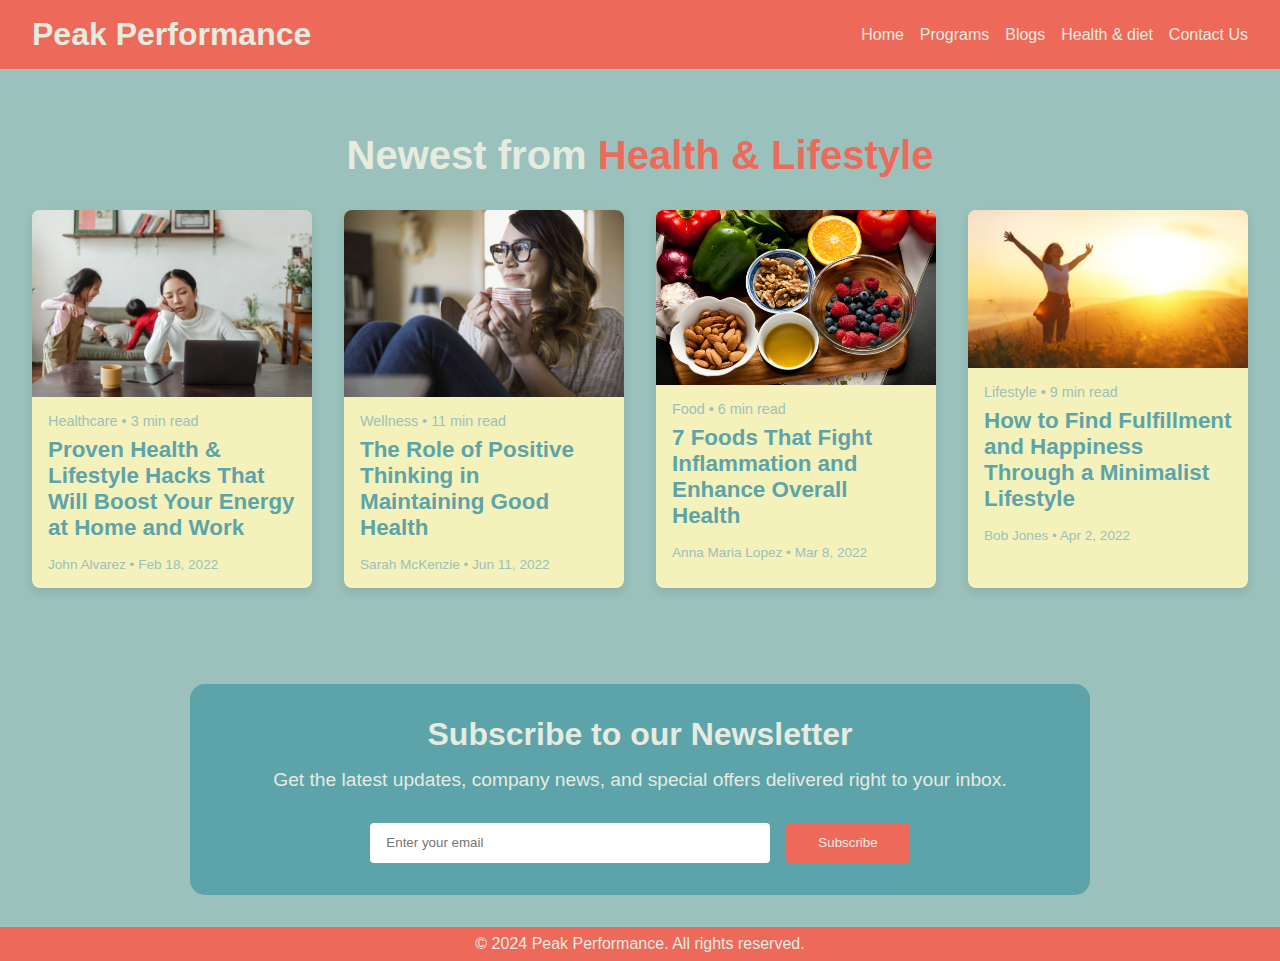
<file: blogs.html>
<!doctype html>
<html lang="en">
<head>
    <meta charset="UTF-8">
    <meta name="viewport" content="width=device-width, initial-scale=1.0">
    <meta http-equiv="X-UA-Compatible" content="ie=edge">
    <link rel="stylesheet" href="css/blogs_style.css">
<!--    <script src="js/blog_script.js"></script>-->
    <title>Blogs/Peak Performance</title>
</head>
<body>
<!-- nav bar-->
<header>
    <h1>Peak Performance</h1>

    <ul>
        <li><a href="index.html">Home</a></li>
        <li><a href="programs.html">Programs</a></li>
        <li><a href="blogs.html">Blogs</a></li>
        <li><a href="health-diet.html">Health & diet</a></li>
        <li><a href="index.html#contactus">Contact Us</a></li>
    </ul>
</header>

<main>
    <!-- Blogs Section -->
    <section class="blogs-section">
        <h2>Newest from <span>Health & Lifestyle</span></h2>
        <div class="blogs-grid">
            <!-- Blog Items -->
            <div class="blog-item" data-modal="blog1-modal">
                <img src="images/energy-image.jpg" alt="Blog 1 Image">
                <div class="blog-content">
                    <p class="category">Healthcare • 3 min read</p>
                    <h3>Proven Health & Lifestyle Hacks That Will Boost Your Energy at Home and Work</h3>
                    <p class="author">John Alvarez • Feb 18, 2022</p>
                </div>
            </div>

            <div class="blog-item" data-modal="blog2-modal">
                <img src="images/positive-thinking.jpg" alt="Blog 2 Image">
                <div class="blog-content">
                    <p class="category">Wellness • 11 min read</p>
                    <h3>The Role of Positive Thinking in Maintaining Good Health</h3>
                    <p class="author">Sarah McKenzie • Jun 11, 2022</p>
                </div>
            </div>

            <div class="blog-item" data-modal="blog3-modal">
                <img src="images/Inflammation2.jpg" alt="Blog 3 Image">
                <div class="blog-content">
                    <p class="category">Food • 6 min read</p>
                    <h3>7 Foods That Fight Inflammation and Enhance Overall Health</h3>
                    <p class="author">Anna Maria Lopez • Mar 8, 2022</p>
                </div>
            </div>

            <div class="blog-item" data-modal="blog4-modal">
                <img src="images/happy.jpg" alt="Blog 4 Image">
                <div class="blog-content">
                    <p class="category">Lifestyle • 9 min read</p>
                    <h3>How to Find Fulfillment and Happiness Through a Minimalist Lifestyle</h3>
                    <p class="author">Bob Jones • Apr 2, 2022</p>
                </div>
            </div>
        </div>

        <!-- Modals -->
        <div id="blog1-modal" class="modal">
            <div class="modal-content">
                <span class="close-modal">&times;</span>
                <div class="modal-header" style="background-image: url('images/energy-image.jpg');">
                    <h2>Proven Health & Lifestyle Hacks</h2>
                </div>
                <div class="modal-body">
                    <p>Boosting energy levels both at home and work is essential for maintaining productivity and overall well-being. Here are several proven health and lifestyle hacks to help you achieve sustained energy throughout your day:</p>

                    <p><strong>1. Prioritize Quality Sleep</strong></p>
                    <p>Adequate sleep is fundamental to energy levels. Aim for 7–9 hours of restful sleep each night. Establish a consistent sleep schedule by going to bed and waking up at the same times daily, even on weekends. Create a relaxing bedtime routine, such as reading or taking a warm bath, to signal your body that it's time to wind down. Limiting screen time before bed can also improve sleep quality.</p>

                    <p><strong>2. Maintain a Balanced Diet</strong></p>
                    <p>Your diet significantly impacts your energy levels. Incorporate a variety of whole foods, including fruits, vegetables, lean proteins, and whole grains, to provide sustained energy. Avoid excessive consumption of processed foods and sugars, which can lead to energy crashes. Staying hydrated is equally important; even mild dehydration can cause fatigue. Aim to drink at least eight glasses of water daily.</p>

                    <p><strong>3. Engage in Regular Physical Activity</strong></p>
                    <p>Regular exercise enhances energy by improving cardiovascular health and oxygen circulation. Incorporate activities you enjoy, such as walking, cycling, or yoga, into your daily routine. Even short bursts of activity, like a 10-minute walk, can boost energy and improve mood. Exercise also promotes better sleep, further contributing to increased energy levels.</p>

                    <p><strong>4. Manage Stress Effectively</strong></p>
                    <p>Chronic stress can drain your energy and negatively affect your health. Implement stress-reducing techniques such as mindfulness meditation, deep breathing exercises, or engaging in hobbies you enjoy. Regular physical activity and adequate sleep also play crucial roles in stress management. Building a strong support network of friends and family can provide emotional support and help mitigate stress.</p>

                    <p><strong>5. Optimize Your Work Environment</strong></p>
                    <p>Your workspace can influence your energy and productivity. Ensure your work area is well-lit and ergonomically arranged to reduce physical strain. Take regular breaks to stand, stretch, or walk around to prevent fatigue. Incorporating plants into your workspace can improve air quality and create a more pleasant environment, potentially boosting energy and focus.</p>

                    <p>By integrating these strategies into your daily routine, you can enhance your energy levels, leading to improved productivity and a greater sense of well-being both at home and work.</p>
                </div>

            </div>
        </div>


        <div id="blog2-modal" class="modal">
            <div class="modal-content">
                <span class="close-modal">&times;</span>
                <div class="modal-header" style="background-image: url('images/positive-thinking.jpg'); background-position: top;">
                    <h2>The Role of Positive Thinking</h2>
                </div>
                <div class="modal-body">
                    <p>Adopting a positive mindset can significantly enhance your overall health and well-being. Here are several strategies to cultivate positive thinking in your daily life:</p>

                    <p><strong>1. Practice Gratitude</strong></p>
                    <p>Regularly acknowledging the positive aspects of your life can shift your focus from negative to positive experiences. Maintaining a gratitude journal, where you list things you're thankful for each day, can foster a more optimistic outlook.</p>

                    <p><strong>2. Engage in Positive Self-Talk</strong></p>
                    <p>The way you talk to yourself influences your perception of situations. Replacing negative self-talk with positive affirmations can improve your mood and resilience. For instance, instead of thinking, "I can't do this," reframe it to, "I will give it my best effort."</p>

                    <p><strong>3. Surround Yourself with Positive Influences</strong></p>
                    <p>The people you interact with can impact your mindset. Spending time with positive, supportive individuals can encourage you to adopt similar attitudes. Engaging in uplifting conversations and activities can reinforce a positive outlook.</p>

                    <p><strong>4. Focus on the Present Moment</strong></p>
                    <p>Mindfulness practices, such as meditation, can help you stay grounded in the present, reducing anxiety about the past or future. By concentrating on the here and now, you can appreciate life's immediate joys and challenges, fostering a more positive perspective.</p>

                    <p><strong>5. Set Realistic Goals</strong></p>
                    <p>Establishing achievable objectives provides a sense of purpose and accomplishment. Breaking larger goals into smaller, manageable tasks can make them less overwhelming and more attainable, boosting your confidence and positivity.</p>

                    <p>Incorporating these strategies into your daily routine can lead to a more positive mindset, enhancing both mental and physical health. Remember, cultivating positivity is a continuous process that requires practice and commitment.</p>
                </div>

            </div>
        </div>

        <div id="blog3-modal" class="modal">
            <div class="modal-content">
                <span class="close-modal">&times;</span>
                <div class="modal-header" style="background-image: url('images/Inflammation2.jpg');">
                    <h2>7 Foods That Fight Inflammation</h2>
                </div>
                <div class="modal-body">
                    <p>Chronic inflammation is linked to various health issues, including heart disease, diabetes, and arthritis. Incorporating anti-inflammatory foods into your diet can help mitigate these risks. Here are seven foods known for their anti-inflammatory properties:</p>

                    <p><strong>1. Fatty Fish</strong></p>
                    <p>Fish such as salmon, mackerel, and sardines are rich in omega-3 fatty acids, which have been shown to reduce inflammation. Regular consumption can help lower the risk of chronic diseases.</p>

                    <p><strong>2. Berries</strong></p>
                    <p>Berries like strawberries, blueberries, and raspberries are packed with antioxidants called anthocyanins. These compounds have anti-inflammatory effects that may reduce your disease risk.</p>

                    <p><strong>3. Broccoli</strong></p>
                    <p>This cruciferous vegetable is rich in sulforaphane, an antioxidant that decreases inflammation by reducing levels of cytokines and NF-κB, which drive inflammation.</p>

                    <p><strong>4. Avocados</strong></p>
                    <p>Avocados are high in monounsaturated fats and contain carotenoids and tocopherols, which have been linked to reduced cancer risk. They also provide various beneficial compounds that protect against inflammation.</p>

                    <p><strong>5. Green Tea</strong></p>
                    <p>Green tea contains epigallocatechin-3-gallate (EGCG), a powerful antioxidant that inhibits inflammation by reducing pro-inflammatory cytokine production.</p>

                    <p><strong>6. Peppers</strong></p>
                    <p>Bell peppers and chili peppers are loaded with vitamin C and antioxidants with powerful anti-inflammatory effects. Chili peppers contain sinapic acid and ferulic acid, which may reduce inflammation and lead to healthier aging.</p>

                    <p><strong>7. Mushrooms</strong></p>
                    <p>Mushrooms are very low in calories and rich in selenium, copper, and all of the B vitamins. They also contain phenols and other antioxidants that provide anti-inflammatory protection.</p>

                    <p>Incorporating these foods into your daily diet can help combat inflammation and promote overall health.</p>
                </div>

            </div>
        </div>

        <div id="blog4-modal" class="modal">
            <div class="modal-content">
                <span class="close-modal">&times;</span>
                <div class="modal-header" style="background-image: url('images/happy.jpg');">
                    <h2>How to Find Fulfillment and Happiness</h2>
                </div>
                <div class="modal-body">
                    <p>Achieving fulfillment and happiness through fitness involves integrating physical activity into your daily life in a way that aligns with your personal goals and values. Here are some strategies to help you find joy and satisfaction through fitness:</p>

                    <p><strong>1. Set Personal Goals</strong></p>
                    <p>Identify what you want to achieve with your fitness routine, whether it's improving health, increasing energy levels, or enhancing mental well-being. Setting clear, attainable goals provides direction and a sense of purpose.</p>

                    <p><strong>2. Choose Activities You Enjoy</strong></p>
                    <p>Engaging in physical activities that you find enjoyable increases the likelihood of maintaining a consistent routine. Whether it's dancing, hiking, swimming, or playing a sport, enjoyment is key to long-term commitment.</p>

                    <p><strong>3. Incorporate Mindfulness</strong></p>
                    <p>Practicing mindfulness during exercise can enhance the experience and boost mental health. Focusing on the present moment, your movements, and breathing can make workouts more fulfilling.</p>

                    <p><strong>4. Join a Community</strong></p>
                    <p>Participating in group fitness classes or sports teams can provide social support and a sense of belonging. Sharing your fitness journey with others can increase motivation and enjoyment.</p>

                    <p><strong>5. Celebrate Progress</strong></p>
                    <p>Acknowledge and celebrate your achievements, no matter how small. Recognizing progress reinforces positive behavior and contributes to a sense of fulfillment.</p>

                    <p>By integrating these strategies into your fitness routine, you can create a more fulfilling and joyful experience that contributes to overall happiness and well-being.</p>
                </div>

            </div>
        </div>
    </section>


    <!-- Newsletter Section -->
    <section class="newsletter-section">
        <h2>Subscribe to our Newsletter</h2>
        <p>Get the latest updates, company news, and special offers delivered right to your inbox.</p>
        <form class="newsletter-form" action="#" method="post">
            <input type="email" name="email" placeholder="Enter your email" required>
            <button type="submit">Subscribe</button>
        </form>
    </section>

    <!-- Footer -->
    <footer>
        <div class="footer-content">
            <p>© 2024 Peak Performance. All rights reserved.</p>
        </div>
    </footer>
    <script src="js/blog_script.js"></script>
</main>
</body>
</html>
</file>
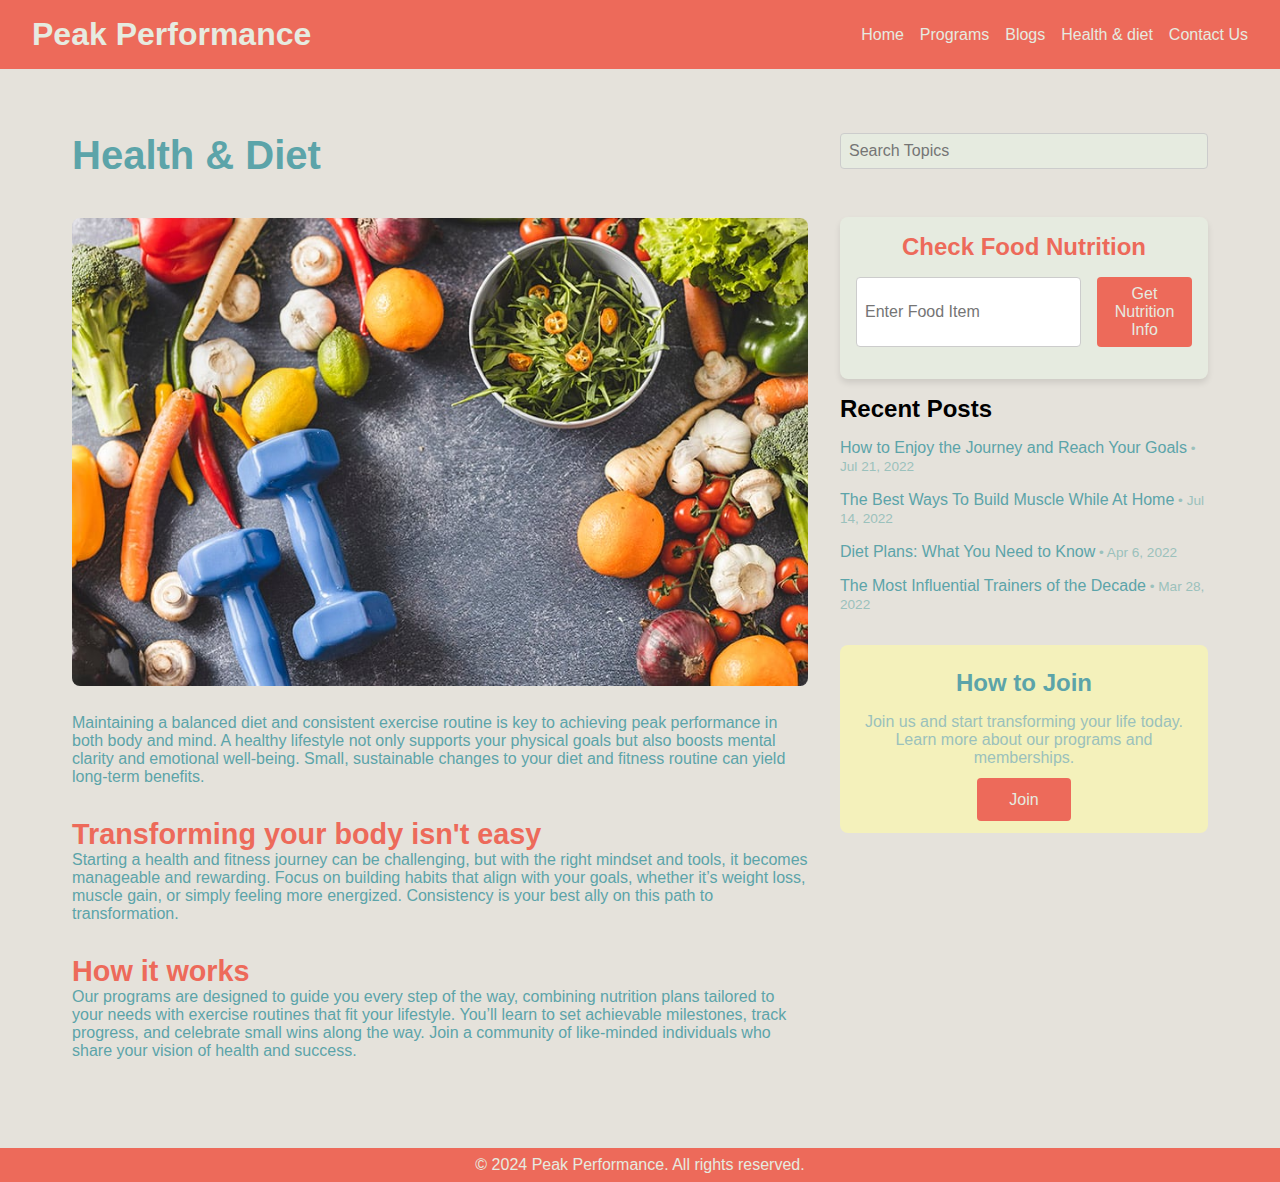
<file: health-diet.html>
<!doctype html>
<html lang="en">
<head>
    <meta charset="UTF-8">
    <meta name="viewport" content="width=device-width, initial-scale=1.0">
    <meta http-equiv="X-UA-Compatible" content="ie=edge">
    <link rel="stylesheet" href="css/health-diet_style.css">
    <script src="js/autocomplete.js" defer></script>
    <script src="js/nutrition.js" defer></script>
    <title>Health & Diet/Peak Performance</title>

</head>
<body>
<!-- nav bar-->
<header>
    <h1>Peak Performance</h1>

    <ul>
        <li><a href="index.html">Home</a></li>
        <li><a href="programs.html">Programs</a></li>
        <li><a href="blogs.html">Blogs</a></li>
        <li><a href="health-diet.html">Health & diet</a></li>
        <li><a href="index.html#contactus">Contact Us</a></li>
    </ul>
</header>

<!-- Main Content Section -->
<section class="health-diet-content">
    <div class="main-content">
        <h1>Health & Diet</h1>
        <img src="images/exercise-nutrition.jpg" alt="Health and Diet Image" class="main-image">
        <p>Maintaining a balanced diet and consistent exercise routine is key to achieving peak performance in both body and mind. A healthy lifestyle not only supports your physical goals but also boosts mental clarity and emotional well-being. Small, sustainable changes to your diet and fitness routine can yield long-term benefits.</p>
        <h2>Transforming your body isn't easy</h2>
        <p>Starting a health and fitness journey can be challenging, but with the right mindset and tools, it becomes manageable and rewarding. Focus on building habits that align with your goals, whether it’s weight loss, muscle gain, or simply feeling more energized. Consistency is your best ally on this path to transformation.</p>
        <h2>How it works</h2>
        <p>Our programs are designed to guide you every step of the way, combining nutrition plans tailored to your needs with exercise routines that fit your lifestyle. You’ll learn to set achievable milestones, track progress, and celebrate small wins along the way. Join a community of like-minded individuals who share your vision of health and success.</p>
    </div>

    <!-- Sidebar Section -->
    <aside class="sidebar">
        <div class="search-bar">
            <input type="text" placeholder="Search Topics">
        </div>
    <!-- nutrition search bar-->
        <section class="nutrition-section">
            <h2>Check Food Nutrition</h2>
            <div class="nutrition-form">
                <input type="text" id="foodInput" placeholder="Enter Food Item">
                <button id="fetchNutrition">Get Nutrition Info</button>
            </div>
            <div id="nutritionResult" class="nutrition-result"></div>
        </section>

        <div class="recent-posts">
            <h3>Recent Posts</h3>
            <ul>
                <li><a href="#">How to Enjoy the Journey and Reach Your Goals</a><span> • Jul 21, 2022</span></li>
                <li><a href="#">The Best Ways To Build Muscle While At Home</a><span> • Jul 14, 2022</span></li>
                <li><a href="#">Diet Plans: What You Need to Know</a><span> • Apr 6, 2022</span></li>
                <li><a href="#">The Most Influential Trainers of the Decade</a><span> • Mar 28, 2022</span></li>
            </ul>
        </div>

        <div class="join-section">
            <h3>How to Join</h3>
            <p>Join us and start transforming your life today. Learn more about our programs and memberships.</p>
            <a href="#" class="button-join">Join</a>
        </div>
    </aside>
</section>


<!-- Footer -->
<footer>
    <div class="footer-content">
        <p>© 2024 Peak Performance. All rights reserved.</p>
    </div>
</footer>

</body>
</html>
</file>
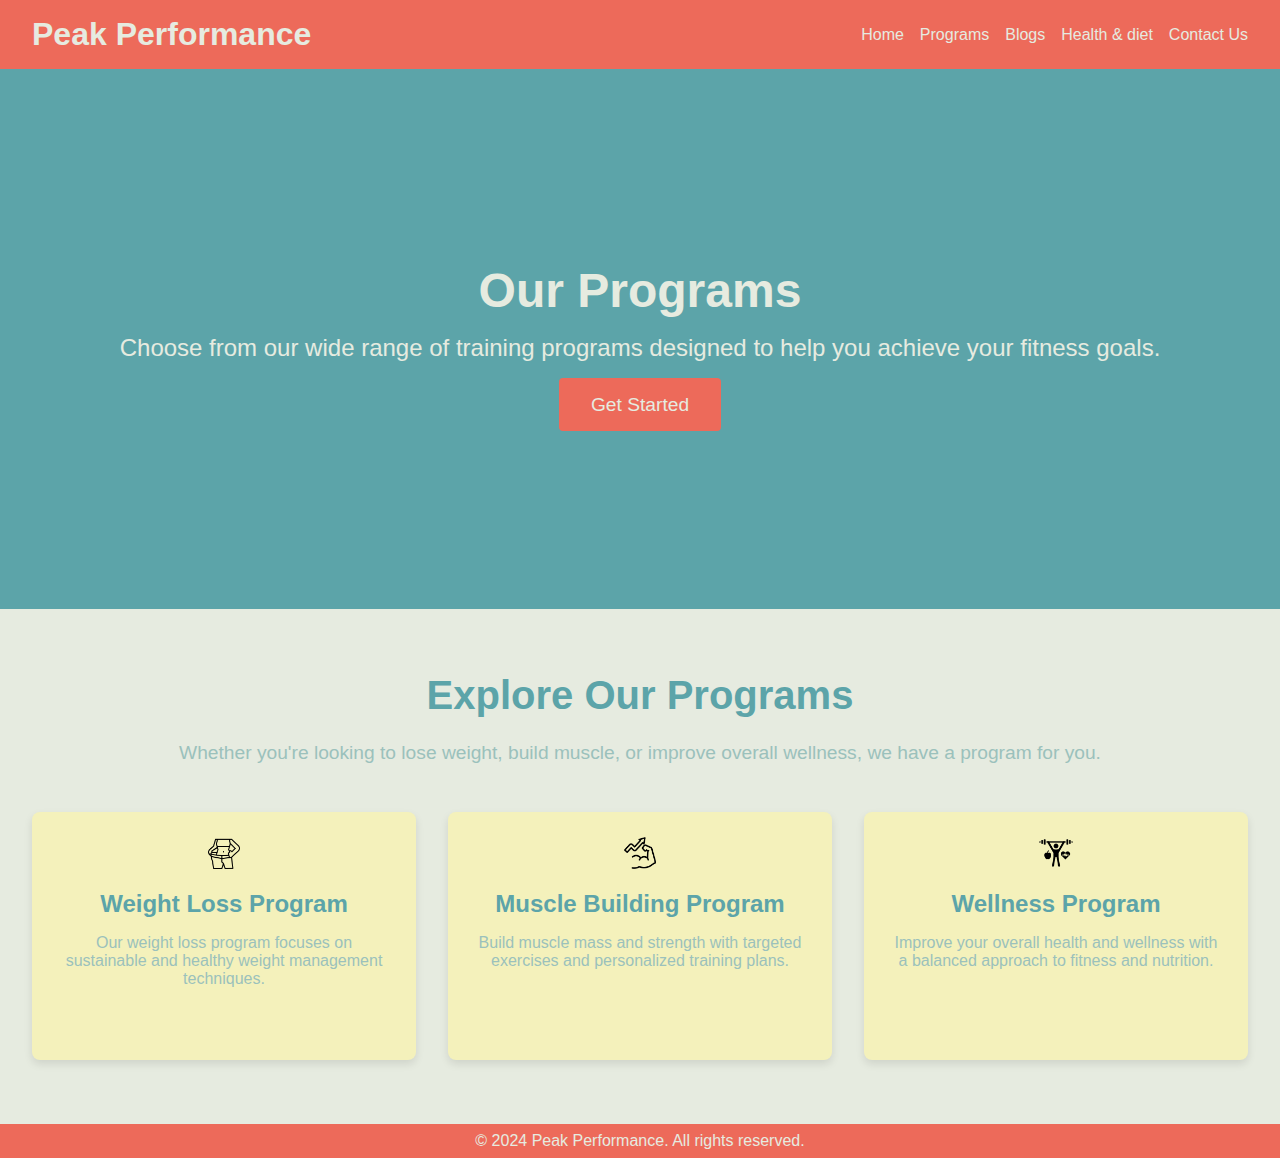
<file: programs.html>
<!doctype html>
<html lang="en">
<head>
    <meta charset="UTF-8">
    <meta name="viewport" content="width=device-width, initial-scale=1.0">
    <meta http-equiv="X-UA-Compatible" content="ie=edge">
    <link rel="stylesheet" href="css/programs_style.css">
    <title>Programs/Peak Performance</title>
</head>
<body>
    <!-- nav bar-->
    <header>
        <h1>Peak Performance</h1>

        <ul>
            <li><a href="index.html">Home</a></li>
            <li><a href="programs.html">Programs</a></li>
            <li><a href="blogs.html">Blogs</a></li>
            <li><a href="health-diet.html">Health & diet</a></li>
            <li><a href="index.html#contactus">Contact Us</a></li>
        </ul>
    </header>

    <main>

    <!-- Hero Section -->
    <section class="hero-programs">
        <div class="hero-content">
            <h1>Our Programs</h1>
            <p>Choose from our wide range of training programs designed to help you achieve your fitness goals.</p>
            <a href="#" class="button-cta">Get Started</a>
        </div>
    </section>

    <!-- Programs Overview Section -->
    <section class="programs-overview">
        <h2>Explore Our Programs</h2>
        <p>Whether you're looking to lose weight, build muscle, or improve overall wellness, we have a program for you.</p>
        <div class="programs-grid">
            <div class="program-item">
                <img src="images/slim.png" alt="Weight Loss Program">
                <h3>Weight Loss Program</h3>
                <p>Our weight loss program focuses on sustainable and healthy weight management techniques.</p>
            </div>
            <div class="program-item">
                <img src="images/musclebuilding.png" alt="Muscle Building Program">
                <h3>Muscle Building Program</h3>
                <p>Build muscle mass and strength with targeted exercises and personalized training plans.</p>
            </div>
            <div class="program-item">
                <img src="images/wellness-program.png" alt="Wellness Program">
                <h3>Wellness Program</h3>
                <p>Improve your overall health and wellness with a balanced approach to fitness and nutrition.</p>
            </div>
        </div>
    </section>

    <!-- Footer -->
    <footer>
        <div class="footer-content">
            <p>© 2024 Peak Performance. All rights reserved.</p>
        </div>
    </footer>
    </main>
</body>
</html>
</file>
<file: css/blogs_style.css>
:root{
    --Bittersweet: #ED6A5A;
    --darkBittersweet: #d12b17;
    --Lemon-chiffon: #F4F1BB;
    --Ash-gray: #9BC1BC;
    --Verdigris: #5CA4A9;
    --Alabaster: #E6EBE0;
}
*{
    margin: 0;
    padding: 0;
    box-sizing: border-box;
}

body{
    font-family: Arial, sans-serif;
    background-color: var(--Ash-gray);
}

/* nav bar */
header{
    background-color: var(--Bittersweet);
    color: var(--Alabaster);
    display: flex;
    justify-content: space-between;
    align-items: center;
    position: relative;
}
header h1{
    margin: 0;
    padding: 1rem 0 1rem 2rem;
    color: var(--Alabaster);
}

header ul{
    list-style-type: none;
    padding: 0 2rem 0 0;
    margin: 0;
    display: flex;
    gap: 1rem;
    text-decoration: none;

}
header a{
    color: var(--Alabaster);
    text-decoration: none;
}
header a:hover{
    color: var(--Lemon-chiffon);
    text-decoration: underline;
}

/* Blogs Section */
.blogs-section {
    padding: 4rem 2rem;
    background-color: var(--Ash-gray);
    text-align: center;
}

.blogs-section h2 {
    font-size: 2.5rem;
    margin-bottom: 2rem;
    color: var(--Alabaster);
}

.blogs-section h2 span {
    color: var(--Bittersweet);
}

.blogs-grid {
    display: grid;
    grid-template-columns: repeat(auto-fit, minmax(250px, 1fr));
    gap: 2rem;
    justify-items: center;
}

.blog-item {
    background-color: var(--Lemon-chiffon);
    border-radius: 8px;
    box-shadow: 0 4px 8px rgba(0, 0, 0, 0.1);
    overflow: hidden;
    text-align: left;
}

.blog-item img {
    max-width: 100%;
    height: auto;
    display: block;
}

.blog-content {
    padding: 1rem;
}

.blog-content .category {
    font-size: 0.9rem;
    color: var(--Ash-gray);
    margin-bottom: 0.5rem;
}

.blog-content h3 {
    font-size: 1.4rem;
    margin-bottom: 1rem;
    color: var(--Verdigris);
}

.blog-content .author {
    font-size: 0.85rem;
    color: var(--Ash-gray);
}

/* Hover Animation for Blog Items */
.blog-item {
    background-color: var(--Lemon-chiffon);
    border-radius: 8px;
    box-shadow: 0 4px 8px rgba(0, 0, 0, 0.1);
    overflow: hidden;
    text-align: left;
    transition: transform 0.3s, box-shadow 0.3s;
    cursor: pointer;
}

.blog-item:hover {
    transform: scale(1.05);
    box-shadow: 0 6px 15px rgba(0, 0, 0, 0.2);
}

/* Modal Styling */
.modal {
    display: none;
    position: fixed;
    top: 0;
    left: 0;
    width: 100%;
    height: 100%;
    background-color: rgba(0, 0, 0, 0.5);
    justify-content: center;
    align-items: center;
    z-index: 1000;
    padding: 1rem;
}

.modal-content {
    background-color: var(--Alabaster);
    border-radius: 8px;
    width: 80%;
    max-width: 1000px;
    max-height: 90vh;
    overflow-y: auto;
    box-shadow: 0 4px 15px rgba(0, 0, 0, 0.3);
    animation: fadeIn 0.3s ease;
    padding: 1rem;
}


.close-modal {
    position: absolute;
    top: 1rem;
    right: 1rem;
    font-size: 1.5rem;
    cursor: pointer;
    color: var(--Bittersweet);
}


.close-modal {
    position: absolute;
    top: 1rem;
    right: 1rem;
    font-size: 1.5rem;
    cursor: pointer;
    color: var(--Bittersweet);
}

@keyframes fadeIn {
    from {
        opacity: 0;
        transform: translateY(-20px);
    }
    to {
        opacity: 1;
        transform: translateY(0);
    }
}
/* Modal Header weth Background Image */
.modal-header {
    position: relative;
    background-size: cover;
    background-position: center;
    height: 200px;
    color: var(--Alabaster);
    display: flex;
    justify-content: center;
    align-items: center;
    text-align: center;
}

.modal-header h2 {
    font-size: 2rem;
    background-color: rgba(0, 0, 0, 0.6);
    padding: 1rem;
    border-radius: 5px;
}
/* Modal Body */
.modal-body {
    padding: 2rem;
    font-size: 1rem;
    color: var(--Ash-gray);
    text-align: left;
    line-height: 1.6;
}
.modal-body p {
    margin-bottom: 1rem;
    color: var(--Verdigris);
}

/* Newsletter Section */
.newsletter-section {
    background-color: var(--Verdigris);
    color: var(--Alabaster);
    padding: 2rem 1rem;
    text-align: center;
    border-radius: 15px;
    margin: 2rem auto;
    max-width: 900px;
}

.newsletter-section h2 {
    font-size: 2rem;
    margin-bottom: 1rem;
}

.newsletter-section p {
    font-size: 1.2rem;
    margin-bottom: 2rem;
}

.newsletter-form {
    display: flex;
    justify-content: center;
    gap: 1rem;
}

.newsletter-form input {
    padding: 0.8rem 1rem;
    border: none;
    border-radius: 4px;
    width: 60%;
    max-width: 400px;
}

.newsletter-form button {
    padding: 0.8rem 2rem;
    background-color: var(--Bittersweet);
    color: var(--Alabaster);
    border: none;
    border-radius: 4px;
    cursor: pointer;
    transition: background-color 0.3s ease;
}

.newsletter-form button:hover {
    background-color: var(--darkBittersweet);
}

/* Footer */
footer {
    background-color: var(--Bittersweet);
    color: var(--Alabaster);
    padding: .5rem;
    text-align: center;

}
.footer-content {
    display: flex;
    flex-direction: column;
    align-items: center;
}
.social-icons a {
    margin: 0 0.5rem;
    color: var(--Alabaster);
    font-size: 1.5rem;
}
.social-icons a:hover {
    color: var(--Lemon-chiffon);
}
</file>
<file: css/health-diet_style.css>
:root{
    --Bittersweet: #ED6A5A;
    --darkBittersweet: #d12b17;
    --Lemon-chiffon: #F4F1BB;
    --Ash-gray: #9BC1BC;
    --Verdigris: #5CA4A9;
    --Alabaster: #E6EBE0;
}
*{
    margin: 0;
    padding: 0;
    box-sizing: border-box;
}
body {
    font-family: Arial, sans-serif;
    background-color: #E5E2DB;
}



/* nav bar */
header{
    background-color: var(--Bittersweet);
    color: var(--Alabaster);
    display: flex;
    justify-content: space-between;
    align-items: center;
    position: relative;
}
header h1{
    margin: 0;
    padding: 1rem 0 1rem 2rem;
    color: var(--Alabaster);
}

header ul{
    list-style-type: none;
    padding: 0 2rem 0 0;
    margin: 0;
    display: flex;
    gap: 1rem;
    text-decoration: none;

}
header a{
    color: var(--Alabaster);
    text-decoration: none;
}
header a:hover{
    color: var(--Lemon-chiffon);
    text-decoration: underline;
}

/* Main Content Section */
.health-diet-content {
    display: flex;
    flex-direction: row;
    justify-content: space-between;
    padding: 4rem 2rem;
    max-width: 1200px;
    margin: 0 auto;
    gap: 2rem;
}

.main-content {
    flex: 2;
}

.main-content h1 {
    font-size: 2.5rem;
    margin-bottom: 1rem;
    color: var(--Verdigris);
}

.main-content img.main-image {
    width: 100%;
    border-radius: 8px;
    margin: 1.5rem 0;
}

.main-content h2 {
    font-size: 1.8rem;
    margin-top: 2rem;
    color: var(--Bittersweet);
}

.main-content p {
    margin-bottom: 1.5rem;
    font-size: 1rem;
    color: var(--Verdigris);
}

/* Sidebar */
.sidebar {
    flex: 1;
    display: flex;
    flex-direction: column;
    gap: 1rem;
}

/* Search Bars */
.search-bar input {
    width: 100%;
    padding: 0.5rem;
    border-radius: 4px;
    border: 1px solid #ccc;
    font-size: 1rem;
    background-color: var(--Alabaster);
}
/* nutrition search bar */
.nutrition-section {
    margin-top: 2rem;
    padding: 1rem;
    background-color: var(--Alabaster);
    border-radius: 8px;
    box-shadow: 0 4px 6px rgba(0, 0, 0, 0.1);
}

.nutrition-section h2 {
    color: var(--Bittersweet);
    margin-bottom: 1rem;
    text-align: center;
}

.nutrition-form {
    display: flex;
    justify-content: center;
    gap: 1rem;
    margin-bottom: 1rem;
}

.nutrition-form input {
    padding: 0.5rem;
    font-size: 1rem;
    border: 1px solid #ccc;
    border-radius: 4px;
}

.nutrition-form button {
    padding: 0.5rem 1rem;
    font-size: 1rem;
    background-color: var(--Bittersweet);
    color: var(--Alabaster);
    border: none;
    border-radius: 4px;
    cursor: pointer;
    transition: background-color 0.3s ease;
}

.nutrition-form button:hover {
    background-color: var(--darkBittersweet);
}

.nutrition-result {
    text-align: center;
    font-size: 1.2rem;
    color: var(--Verdigris);
}


/* Autocomplete List */
.food-input-wrapper {
    position: relative;
    flex: 1;
}

.food-input-wrapper input {
    width: 100%;
}

.autocomplete-list {
    position: absolute;
    top: 100%;
    left: 0;
    width: 100%;
    background-color: var(--Alabaster);
    border-radius: 4px;
    margin-top: 2px;
    z-index: 1000;
    list-style: none;
    padding: 0;
    max-height: 300px;
    overflow-y: auto;
    box-shadow: 0 4px 6px rgba(0, 0, 0, 0.1);
}

.autocomplete-list li {
    padding: 0.8rem;
    cursor: pointer;
    font-size: 1rem;
    color: var(--Verdigris);
    transition: background-color 0.2s ease-in-out;
}

.autocomplete-list li:hover {
    background-color: var(--Ash-gray);
    color: var(--Bittersweet);
}


/* Recent Posts */
.recent-posts h3 {
    font-size: 1.5rem;
    margin-bottom: 1rem;
}

.recent-posts ul {
    list-style-type: none;
    padding: 0;
}

.recent-posts li {
    margin-bottom: 1rem;
}

.recent-posts li a {
    font-size: 1rem;
    color: var(--Verdigris);
    text-decoration: none;
}

.recent-posts li span {
    font-size: 0.85rem;
    color: var(--Ash-gray);
}

.recent-posts li a:hover {
    color: var(--Bittersweet);
}

/* Join Section */
.join-section {
    background-color: var(--Lemon-chiffon);
    padding: 1.5rem;
    border-radius: 8px;
    text-align: center;
}

.join-section h3 {
    margin-bottom: 1rem;
    font-size: 1.5rem;
    color: var(--Verdigris);
}

.join-section p {
    margin-bottom: 1.5rem;
    font-size: 1rem;
    color: var(--Ash-gray);
}

.button-join {
    padding: 0.8rem 2rem;
    background-color: var(--Bittersweet);
    color: var(--Alabaster);
    text-decoration: none;
    border-radius: 4px;
    transition: background-color 0.3s ease;
}

.button-join:hover {
    background-color: var(--darkBittersweet);
}

/* Footer */
footer {
    background-color: var(--Bittersweet);
    color: var(--Alabaster);
    padding: .5rem;
    text-align: center;

}
.footer-content {
    display: flex;
    flex-direction: column;
    align-items: center;
}
</file>
<file: css/programs_style.css>
:root{
    --Bittersweet: #ED6A5A;
    --darkBittersweet: #d12b17;
    --Lemon-chiffon: #F4F1BB;
    --Ash-gray: #9BC1BC;
    --Verdigris: #5CA4A9;
    --Alabaster: #E6EBE0;
}

*{
    margin: 0;
    padding: 0;
    box-sizing: border-box;
}
body {
    font-family: Arial, sans-serif;
}
/* nav bar */
header{
    background-color: var(--Bittersweet);
    color: var(--Alabaster);
    display: flex;
    justify-content: space-between;
    align-items: center;
    position: relative;
}
header h1{
    margin: 0;
    padding: 1rem 0 1rem 2rem;
    color: var(--Alabaster);
}

header ul{
    list-style-type: none;
    padding: 0 2rem 0 0;
    margin: 0;
    display: flex;
    gap: 1rem;
    text-decoration: none;

}
header a{
    color: var(--Alabaster);
    text-decoration: none;
}
header a:hover{
    color: var(--Lemon-chiffon);
    text-decoration: underline;
}

/* Hero Section */
.hero-programs {
    background-color: var(--Verdigris);
    color: var(--Alabaster);
    height: 60vh;
    display: flex;
    justify-content: center;
    align-items: center;
    text-align: center;
    padding: 2rem;
}

.hero-programs h1 {
    font-size: 3rem;
    margin-bottom: 1rem;
}

.hero-programs p {
    font-size: 1.5rem;
    margin-bottom: 2rem;
}

.button-cta {
    padding: 1rem 2rem;
    background-color: var(--Bittersweet);
    color: var(--Alabaster);
    border: none;
    border-radius: 4px;
    text-decoration: none;
    font-size: 1.2rem;
    transition: background-color 0.3s ease;
}

.button-cta:hover {
    background-color: var(--darkBittersweet);
}

/* Programs Overview Section */
.programs-overview {
    padding: 4rem 2rem;
    text-align: center;
    background-color: var(--Alabaster);
}

.programs-overview h2 {
    font-size: 2.5rem;
    margin-bottom: 1.5rem;
    color: var(--Verdigris);
}

.programs-overview p {
    font-size: 1.2rem;
    color: var(--Ash-gray);
    margin-bottom: 3rem;
}

.programs-grid {
    display: grid;
    grid-template-columns: repeat(auto-fit, minmax(250px, 1fr));
    gap: 2rem;
    justify-items: center;
}

.program-item {
    background-color: var(--Lemon-chiffon);
    border-radius: 8px;
    box-shadow: 0 4px 8px rgba(0, 0, 0, 0.1);
    padding: 1.5rem;
    text-align: center;
    transition: transform 0.3s ease;
}

.program-item img {
    max-width: 10%;
    border-radius: 8px;
    margin-bottom: 1rem;
}

.program-item h3 {
    font-size: 1.5rem;
    margin-bottom: 1rem;
    color: var(--Verdigris);
}

.program-item p {
    font-size: 1rem;
    color: var(--Ash-gray);
}

.program-item:hover {
    transform: translateY(-10px);
}

/* Footer */
footer {
    background-color: var(--Bittersweet);
    color: var(--Alabaster);
    padding: .5rem;
    text-align: center;

}
.footer-content {
    display: flex;
    flex-direction: column;
    align-items: center;
}
.social-icons a {
    margin: 0 0.5rem;
    color: var(--Alabaster);
    font-size: 1.5rem;
}
.social-icons a:hover {
    color: var(--Lemon-chiffon);
}
</file>
